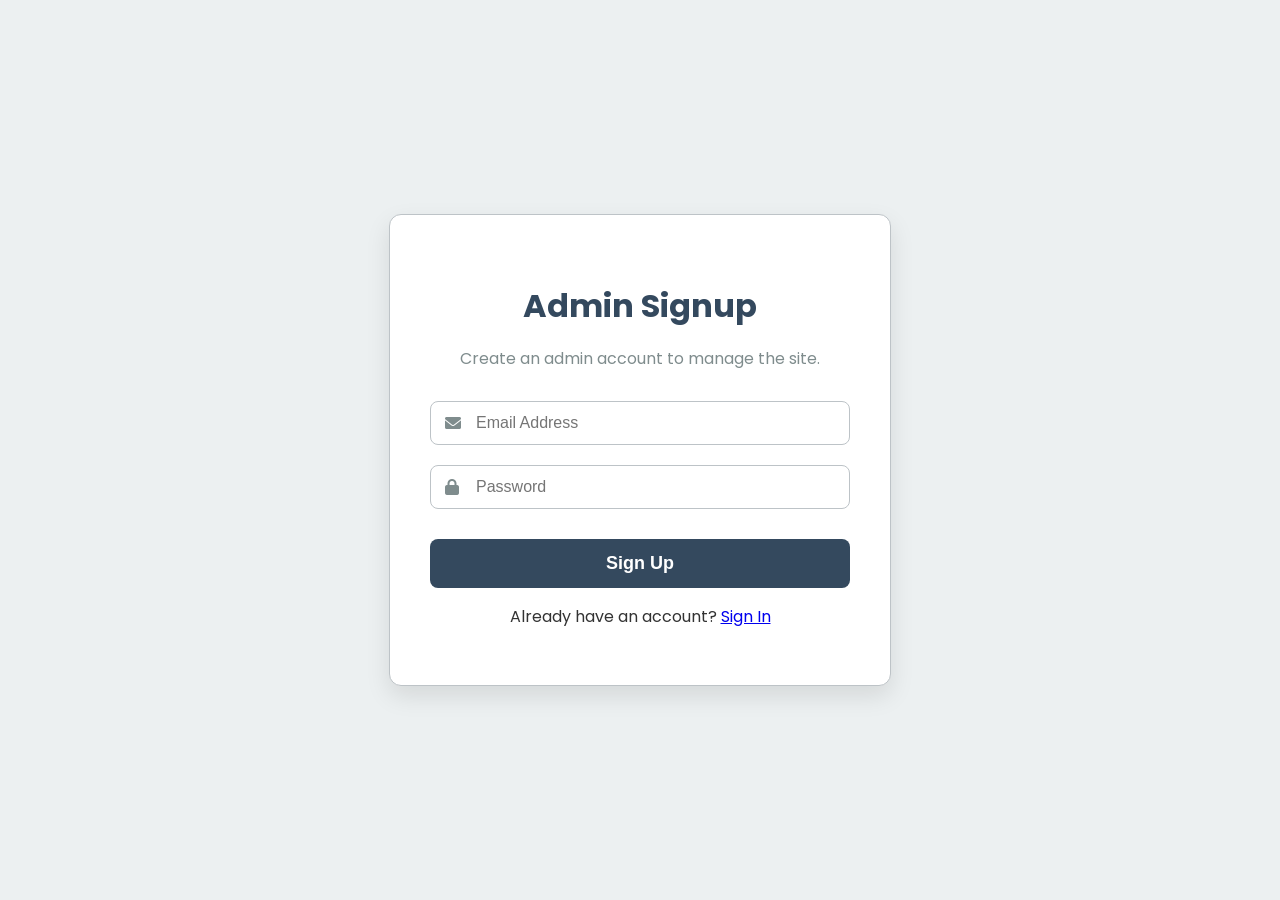
<file: Frontend/admin_signup.html>
<!DOCTYPE html>
<html lang="en">
<head>
    <meta charset="UTF-8">
    <meta name="viewport" content="width=device-width, initial-scale=1.0">
    <title>Admin Signup</title>
    
    <link rel="stylesheet" href="https://cdnjs.cloudflare.com/ajax/libs/font-awesome/6.0.0-beta3/css/all.min.css">
    
    <style>
        @import url('https://fonts.googleapis.com/css2?family=Poppins:wght@400;600;700&display=swap');

        :root {
            --primary-color: #34495e; /* Dark professional blue */
            --secondary-color: #e74c3c; /* Red for alerts/buttons */
            --text-color: #333;
            --light-text-color: #7f8c8d;
            --background-color: #ecf0f1;
            --card-background: #ffffff;
            --border-color: #bdc3c7;
            --shadow-color: rgba(0, 0, 0, 0.1);
        }

        body {
            font-family: 'Poppins', sans-serif;
            background-color: var(--background-color);
            display: flex;
            justify-content: center;
            align-items: center;
            height: 100vh;
            margin: 0;
            color: var(--text-color);
        }

        .signup-container {
            background: var(--card-background);
            padding: 40px;
            border-radius: 12px;
            box-shadow: 0 10px 25px var(--shadow-color);
            text-align: center;
            width: 420px;
            border: 1px solid var(--border-color);
        }

        .signup-container h2 {
            font-size: 32px;
            color: var(--primary-color);
            margin-bottom: 5px;
            font-weight: 700;
        }
        
        .signup-container p.subtitle {
            color: var(--light-text-color);
            margin-bottom: 30px;
        }

        .form-group {
            margin-bottom: 20px;
            position: relative;
        }

        .form-group input {
            width: 100%;
            padding: 12px 15px 12px 45px;
            border: 1px solid var(--border-color);
            border-radius: 8px;
            font-size: 16px;
            box-sizing: border-box;
            transition: border-color 0.3s ease, box-shadow 0.3s ease;
        }

        .form-group input:focus {
            outline: none;
            border-color: var(--primary-color);
            box-shadow: 0 0 0 3px rgba(52, 73, 94, 0.25);
        }
        
        .form-group .icon {
            position: absolute;
            left: 15px;
            top: 50%;
            transform: translateY(-50%);
            color: var(--light-text-color);
        }

        .signup-button {
            background-color: var(--primary-color);
            color: white;
            padding: 14px 20px;
            border: none;
            border-radius: 8px;
            font-size: 18px;
            cursor: pointer;
            width: 100%;
            margin-top: 10px;
            transition: background-color 0.2s ease-in-out;
            font-weight: 600;
        }

        .signup-button:hover {
            background-color: #2c3e50;
        }
        
        #error-message {
            color: var(--secondary-color);
            margin-top: 10px;
            font-weight: 600;
        }
    </style>
</head>
<body>

<div class="signup-container">
    <h2>Admin Signup</h2>
    <p class="subtitle">Create an admin account to manage the site.</p>
    
    <form id="signup-form">
        <div class="form-group">
            <span class="icon"><i class="fas fa-envelope"></i></span>
            <input type="email" id="email" placeholder="Email Address" required>
        </div>
        <div class="form-group">
            <span class="icon"><i class="fas fa-lock"></i></span>
            <input type="password" id="password" placeholder="Password" required>
        </div>
        <button type="submit" class="signup-button">Sign Up</button>
    </form>
    
    <div id="error-message"></div>

    <p class="mt-4">Already have an account? <a href="login.html">Sign In</a></p>
</div>

<script>
    const errorMessageDiv = document.getElementById('error-message');

    function displayMessage(message, isError = false) {
        errorMessageDiv.textContent = message;
        errorMessageDiv.style.color = isError ? 'var(--secondary-color)' : 'var(--primary-color)';
    }

    document.getElementById('signup-form').addEventListener('submit', (event) => {
        event.preventDefault();
        const email = document.getElementById('email').value;
        const password = document.getElementById('password').value;

        fetch('http://localhost:5000/api/admin/signup', {
            method: 'POST',
            headers: { 'Content-Type': 'application/json' },
            body: JSON.stringify({ email, password })
        })
        .then(res => res.json())
        .then(data => {
            if (data.success) {
                displayMessage(data.message);
                window.location.href = 'seller_account_selection.html';
            } else {
                displayMessage(data.message, true);
            }
        })
        .catch(error => {
            console.error('Error during signup:', error);
            displayMessage('An error occurred. Please try again.', true);
        });
    });
</script>

</body>
</html>
</file>
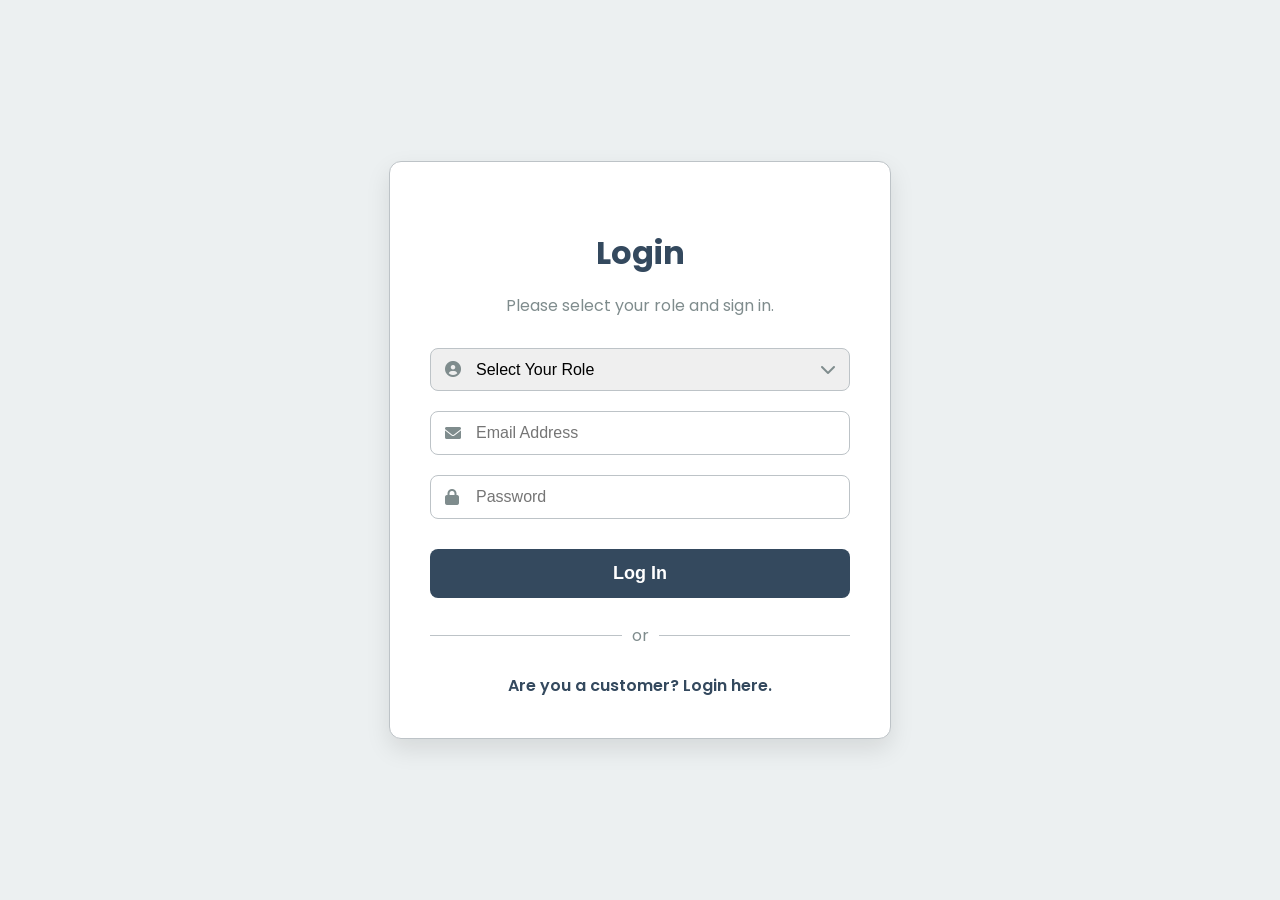
<file: Frontend/login.html>
<!DOCTYPE html>
<html lang="en">
<head>
    <meta charset="UTF-8">
    <meta name="viewport" content="width=device-width, initial-scale=1.0">
    <title>Login - Customer Seller Relationship</title>
    
    <script src="https://accounts.google.com/gsi/client" async defer></script>
    
    <style>
        @import url('https://fonts.googleapis.com/css2?family=Poppins:wght@400;600;700&display=swap');

        :root {
            --primary-color: #34495e;
            --secondary-color: #e74c3c;
            --text-color: #333;
            --light-text-color: #7f8c8d;
            --background-color: #ecf0f1;
            --card-background: #ffffff;
            --border-color: #bdc3c7;
            --shadow-color: rgba(0, 0, 0, 0.1);
        }

        body {
            font-family: 'Poppins', sans-serif;
            background-color: var(--background-color);
            display: flex;
            justify-content: center;
            align-items: center;
            height: 100vh;
            margin: 0;
            color: var(--text-color);
        }

        .login-container {
            background: var(--card-background);
            padding: 40px;
            border-radius: 12px;
            box-shadow: 0 10px 25px var(--shadow-color);
            text-align: center;
            width: 420px;
            border: 1px solid var(--border-color);
        }

        .login-container h2 {
            font-size: 32px;
            color: var(--primary-color);
            margin-bottom: 5px;
            font-weight: 700;
        }
        
        .login-container p.subtitle {
            color: var(--light-text-color);
            margin-bottom: 30px;
        }

        .form-group {
            margin-bottom: 20px;
            position: relative;
        }

        .form-group input, .form-group select {
            width: 100%;
            padding: 12px 15px 12px 45px;
            border: 1px solid var(--border-color);
            border-radius: 8px;
            font-size: 16px;
            box-sizing: border-box;
            transition: border-color 0.3s ease, box-shadow 0.3s ease;
            appearance: none;
            -webkit-appearance: none;
        }
        
        .form-group .select-arrow {
            position: absolute;
            right: 15px;
            top: 50%;
            transform: translateY(-50%);
            color: var(--light-text-color);
            pointer-events: none;
        }

        .form-group input:focus, .form-group select:focus {
            outline: none;
            border-color: var(--primary-color);
            box-shadow: 0 0 0 3px rgba(52, 73, 94, 0.25);
        }
        
        .form-group .icon {
            position: absolute;
            left: 15px;
            top: 50%;
            transform: translateY(-50%);
            color: var(--light-text-color);
        }

        .login-button {
            background-color: var(--primary-color);
            color: white;
            padding: 14px 20px;
            border: none;
            border-radius: 8px;
            font-size: 18px;
            cursor: pointer;
            width: 100%;
            margin-top: 10px;
            transition: background-color 0.2s ease-in-out;
            font-weight: 600;
        }

        .login-button:hover {
            background-color: #2c3e50;
        }

        .separator {
            margin: 25px 0;
            position: relative;
            text-align: center;
            color: var(--light-text-color);
        }

        .separator::before {
            content: '';
            position: absolute;
            top: 50%;
            left: 0;
            right: 0;
            border-top: 1px solid var(--border-color);
            z-index: 1;
        }

        .separator span {
            background: var(--card-background);
            padding: 0 10px;
            position: relative;
            z-index: 2;
        }

        .g_id_signin {
            margin-top: 15px;
        }
        
        .toggle-link {
            display: block;
            margin-top: 25px;
            color: var(--primary-color);
            text-decoration: none;
            font-weight: 600;
            transition: color 0.2s ease-in-out;
        }

        .toggle-link:hover {
            color: #2c3e50;
        }
        
        .form-group .icon-role {
             left: 15px;
        }
    </style>
    <link rel="stylesheet" href="https://cdnjs.cloudflare.com/ajax/libs/font-awesome/6.0.0-beta3/css/all.min.css" href="css/style.css">
</head>
<body>

<div class="login-container">
    <h2>Login</h2>
    <p class="subtitle">Please select your role and sign in.</p>
    
    <form id="login-form">
        <div class="form-group">
            <span class="icon icon-role"><i class="fas fa-user-circle"></i></span>
            <select id="role" required>
                <option value="" disabled selected>Select Your Role</option>
                <option value="customer">Customer</option>
                <option value="seller">Seller</option>
                <option value="admin">Admin</option>
            </select>
            <span class="select-arrow"><i class="fas fa-chevron-down"></i></span>
        </div>
        <div class="form-group">
            <span class="icon"><i class="fas fa-envelope"></i></span>
            <input type="email" id="email" placeholder="Email Address" required>
        </div>
        <div class="form-group">
            <span class="icon"><i class="fas fa-lock"></i></span>
            <input type="password" id="password" placeholder="Password" required>
        </div>
        <button type="submit" class="login-button">Log In</button>
    </form>
    
    <div id="error-message" class="hidden"></div>

    <div class="separator"><span>or</span></div>
    
    <div id="g_id_onload"
         data-client_id="32681899180-k5v1830i0ufvspph8kv2p67n0q0hjob8.apps.googleusercontent.com"
         data-callback="handleCredentialResponse">
    </div>
    
    <div class="g_id_signin"
         data-type="standard"
         data-size="large"
         data-theme="outline"
         data-text="sign_in_with"
         data-shape="rectangular"
         data-logo_alignment="left">
    </div>

    <a href="login.html" class="toggle-link">Are you a customer? Login here.</a>
</div>

<script>
    function handleLoginResponse(data, role) {
        if (data.success) {
            // Redirect based on the role passed from the fetch request
            if (role === 'admin') {
                window.location.href = 'seller_account_selection.html';
            } else if (role === 'seller') {
                window.location.href = 'seller_dashboard.html';
            } else {
                window.location.href = 'index.html';
            }
        } else {
            alert('Login failed: ' + data.message);
        }
    }

    document.getElementById('login-form').addEventListener('submit', (event) => {
        event.preventDefault();
        const role = document.getElementById('role').value;
        const email = document.getElementById('email').value;
        const password = document.getElementById('password').value;

        if (!role) {
            alert('Please select a role.');
            return;
        }

        fetch('http://localhost:5000/api/login', {
            method: 'POST',
            headers: { 'Content-Type': 'application/json' },
            body: JSON.stringify({ email, password, role })
        })
        .then(res => res.json())
        .then(data => handleLoginResponse(data, role))
        .catch(error => {
            console.error('Error during login:', error);
            alert('An error occurred. Please try again.');
        });
    });

    function handleCredentialResponse(response) {
        const role = document.getElementById('role').value;
        
        if (!role) {
            alert('Please select a role before signing in with Google.');
            return;
        }

        const credential = response.credential;
        fetch('http://localhost:5000/api/google-login', {
            method: 'POST',
            headers: { 'Content-Type': 'application/json' },
            body: JSON.stringify({ token: credential, role })
        })
        .then(res => res.json())
        .then(data => handleLoginResponse(data, role))
        .catch(error => {
            console.error('Error during Google login:', error);
            alert('An error occurred during Google login. Please try again.');
        });
    }
</script>

</body>
</html>
</file>
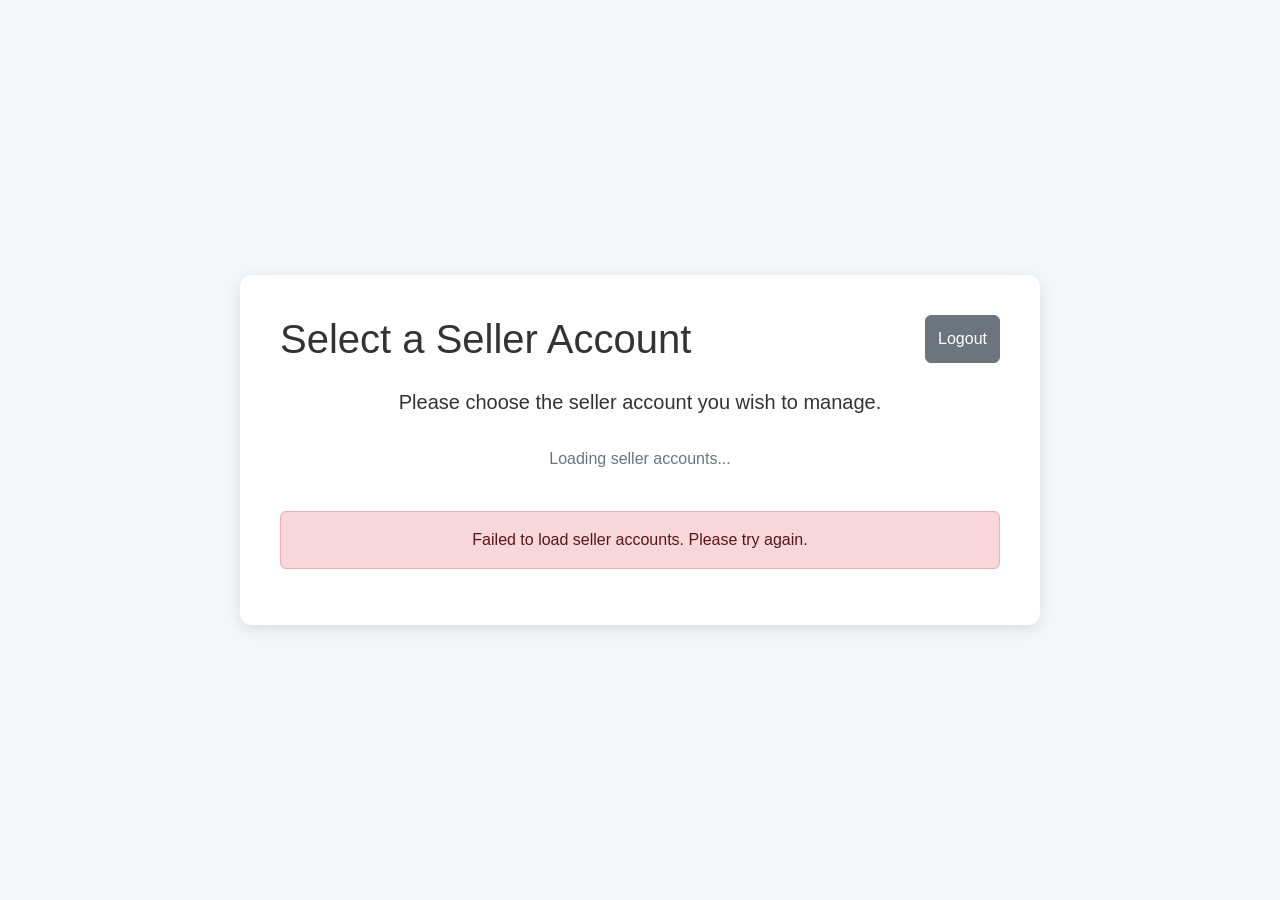
<file: Frontend/seller_account_selection.html>
<!DOCTYPE html>
<html lang="en">
<head>
    <meta charset="UTF-8">
    <meta name="viewport" content="width=device-width, initial-scale=1.0">
    <title>Select Seller Account</title>
    <link href="https://cdn.jsdelivr.net/npm/bootstrap@5.3.3/dist/css/bootstrap.min.css" rel="stylesheet">
    <link rel="stylesheet" href="https://cdnjs.cloudflare.com/ajax/libs/font-awesome/6.0.0-beta3/css/all.min.css">
    
    <style>
        body {
            font-family: 'Roboto', sans-serif;
            background-color: #f4f7f9;
            color: #333;
            min-height: 100vh;
            display: flex;
            flex-direction: column;
            align-items: center;
            justify-content: center;
        }
        .container {
            max-width: 800px;
            padding: 40px;
            background-color: #ffffff;
            border-radius: 12px;
            box-shadow: 0 4px 15px rgba(0, 0, 0, 0.1);
            text-align: center;
        }
        .seller-list {
            display: grid;
            grid-template-columns: repeat(auto-fit, minmax(200px, 1fr));
            gap: 20px;
            margin-top: 30px;
        }
        .seller-card {
            padding: 20px;
            border: 1px solid #dee2e6;
            border-radius: 8px;
            text-decoration: none;
            color: #333;
            transition: all 0.3s ease;
            cursor: pointer;
            display: flex;
            align-items: center;
            justify-content: center;
            height: 120px;
            font-size: 1.25rem;
            font-weight: 600;
        }
        .seller-card:hover {
            background-color: #5d5d81;
            color: #ffffff;
            box-shadow: 0 4px 10px rgba(0, 0, 0, 0.15);
            transform: translateY(-5px);
        }
    </style>
</head>
<body>
    <div class="container">
        <div class="d-flex justify-content-between mb-4">
            <h1 class="mb-0">Select a Seller Account</h1>
            <button id="logout-btn" class="btn btn-secondary">Logout</button>
        </div>
        <p class="lead">Please choose the seller account you wish to manage.</p>
        <div id="seller-list" class="seller-list">
            <p class="text-secondary w-100 text-center">Loading seller accounts...</p>
        </div>
        <div id="message-container" class="mt-4"></div>
    </div>

    <script>
        document.addEventListener('DOMContentLoaded', () => {
            const backendUrl = 'http://localhost:5000';
            const sellerListContainer = document.getElementById('seller-list');
            const messageContainer = document.getElementById('message-container');

            function displayMessage(message, isError = false) {
                const alertClass = isError ? 'alert-danger' : 'alert-success';
                messageContainer.innerHTML = `<div class="alert ${alertClass}" role="alert">${message}</div>`;
            }

            const fetchSellerAccounts = () => {
                fetch(`${backendUrl}/api/admin/seller_accounts`)
                    .then(res => {
                        if (res.status === 401) {
                            displayMessage('Admin session expired or unauthorized. Please log in again.', true);
                            window.location.href = 'admin_signup.html';
                            return;
                        }
                        return res.json();
                    })
                    .then(data => {
                        if (data.success && data.sellers.length > 0) {
                            sellerListContainer.innerHTML = data.sellers.map(seller => `
                                <div class="seller-card" data-seller-id="${seller.id}" data-seller-username="${seller.username}">
                                    ${seller.username}
                                </div>
                            `).join('');
                            
                            document.querySelectorAll('.seller-card').forEach(card => {
                                card.addEventListener('click', (e) => {
                                    const sellerId = parseInt(e.target.dataset.sellerId);
                                    const sellerUsername = e.target.dataset.sellerUsername;
                                    selectSellerAccount(sellerId, sellerUsername);
                                });
                            });
                        } else {
                            sellerListContainer.innerHTML = `<p class="text-secondary w-100">No seller accounts found.</p>`;
                        }
                    })
                    .catch(error => {
                        console.error('Error fetching seller accounts:', error);
                        displayMessage('Failed to load seller accounts. Please try again.', true);
                    });
            };

            const selectSellerAccount = (sellerId, sellerUsername) => {
                fetch(`${backendUrl}/api/admin/select_seller`, {
                    method: 'POST',
                    headers: { 'Content-Type': 'application/json' },
                    body: JSON.stringify({ seller_id: sellerId })
                })
                .then(res => res.json())
                .then(data => {
                    if (data.success) {
                        localStorage.setItem('seller_id', sellerId);
                        localStorage.setItem('store_name', sellerUsername);
                        window.location.href = 'seller_dashboard.html';
                    } else {
                        displayMessage('Failed to select seller account: ' + data.message, true);
                    }
                })
                .catch(error => {
                    console.error('Error selecting seller account:', error);
                    displayMessage('An error occurred while selecting the account.', true);
                });
            };

            document.getElementById('logout-btn').addEventListener('click', () => {
                fetch(`${backendUrl}/api/logout`, { method: 'POST' })
                    .then(() => {
                        window.location.href = 'admin_signup.html';
                    });
            });

            fetchSellerAccounts();
        });
    </script>
</body>
</html>
</file>
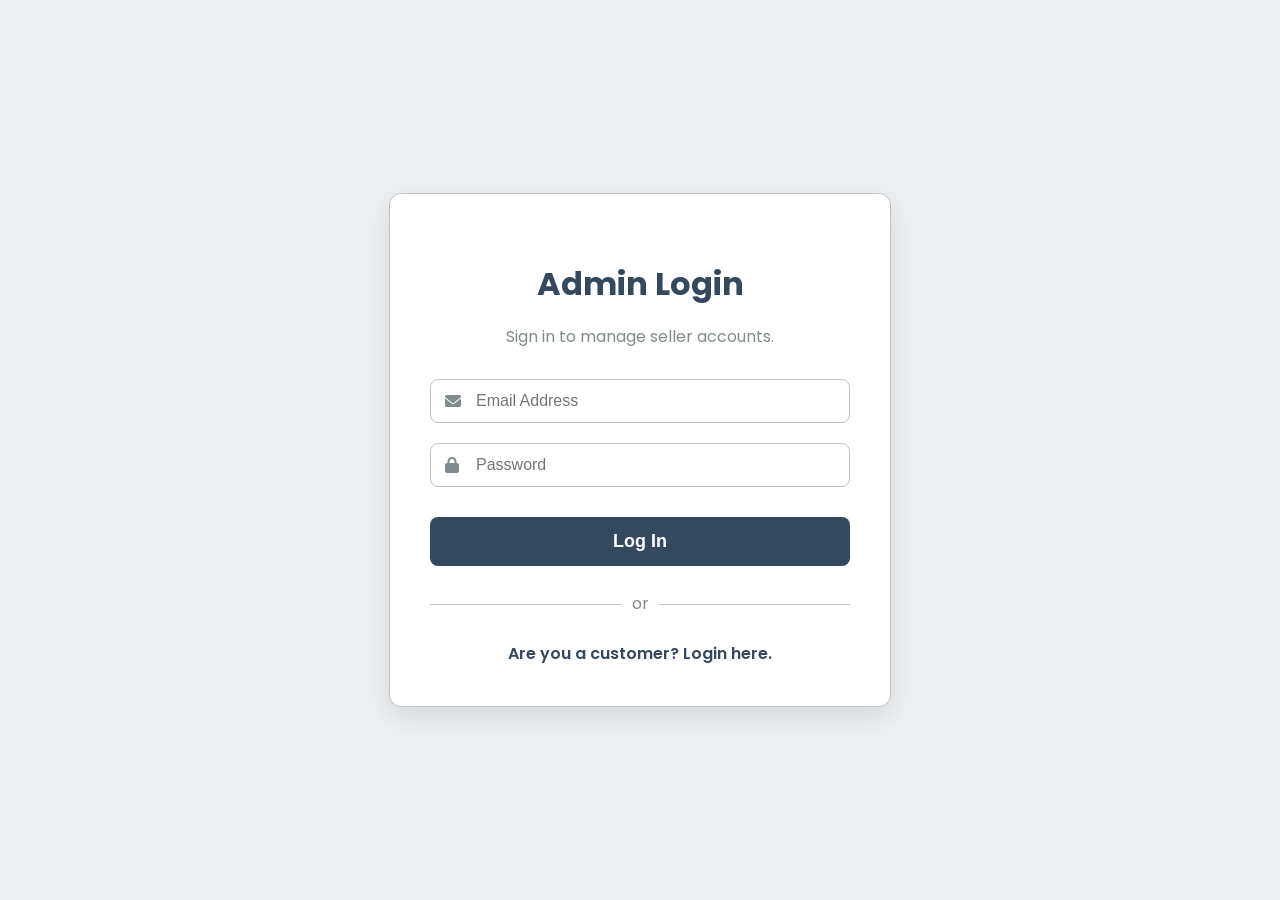
<file: Frontend/seller_login.html>
<!DOCTYPE html>
<html lang="en">
<head>
    <meta charset="UTF-8">
    <meta name="viewport" content="width=device-width, initial-scale=1.0">
    <title>Admin Login - Seller Management</title>
    
    <script src="https://accounts.google.com/gsi/client" async defer></script>
    
    <link rel="stylesheet" href="https://cdnjs.cloudflare.com/ajax/libs/font-awesome/6.0.0-beta3/css/all.min.css">
    
    <style>
        @import url('https://fonts.googleapis.com/css2?family=Poppins:wght@400;600;700&display=swap');

        :root {
            --primary-color: #34495e;
            --secondary-color: #e74c3c;
            --text-color: #333;
            --light-text-color: #7f8c8d;
            --background-color: #ecf0f1;
            --card-background: #ffffff;
            --border-color: #bdc3c7;
            --shadow-color: rgba(0, 0, 0, 0.1);
        }

        body {
            font-family: 'Poppins', sans-serif;
            background-color: var(--background-color);
            display: flex;
            justify-content: center;
            align-items: center;
            height: 100vh;
            margin: 0;
            color: var(--text-color);
        }

        .login-container {
            background: var(--card-background);
            padding: 40px;
            border-radius: 12px;
            box-shadow: 0 10px 25px var(--shadow-color);
            text-align: center;
            width: 420px;
            border: 1px solid var(--border-color);
        }

        .login-container h2 {
            font-size: 32px;
            color: var(--primary-color);
            margin-bottom: 5px;
            font-weight: 700;
        }
        
        .login-container p.subtitle {
            color: var(--light-text-color);
            margin-bottom: 30px;
        }

        .form-group {
            margin-bottom: 20px;
            position: relative;
        }

        .form-group input {
            width: 100%;
            padding: 12px 15px 12px 45px;
            border: 1px solid var(--border-color);
            border-radius: 8px;
            font-size: 16px;
            box-sizing: border-box;
            transition: border-color 0.3s ease, box-shadow 0.3s ease;
        }

        .form-group input:focus {
            outline: none;
            border-color: var(--primary-color);
            box-shadow: 0 0 0 3px rgba(52, 73, 94, 0.25);
        }
        
        .form-group .icon {
            position: absolute;
            left: 15px;
            top: 50%;
            transform: translateY(-50%);
            color: var(--light-text-color);
        }

        .login-button {
            background-color: var(--primary-color);
            color: white;
            padding: 14px 20px;
            border: none;
            border-radius: 8px;
            font-size: 18px;
            cursor: pointer;
            width: 100%;
            margin-top: 10px;
            transition: background-color 0.2s ease-in-out;
            font-weight: 600;
        }

        .login-button:hover {
            background-color: #2c3e50;
        }

        .separator {
            margin: 25px 0;
            position: relative;
            text-align: center;
            color: var(--light-text-color);
        }

        .separator::before {
            content: '';
            position: absolute;
            top: 50%;
            left: 0;
            right: 0;
            border-top: 1px solid var(--border-color);
            z-index: 1;
        }

        .separator span {
            background: var(--card-background);
            padding: 0 10px;
            position: relative;
            z-index: 2;
        }

        .g_id_signin {
            margin-top: 15px;
        }
        
        .toggle-link {
            display: block;
            margin-top: 25px;
            color: var(--primary-color);
            text-decoration: none;
            font-weight: 600;
            transition: color 0.2s ease-in-out;
        }

        .toggle-link:hover {
            color: #2c3e50;
        }
        
        #error-message {
            color: var(--secondary-color);
            margin-top: 10px;
            font-weight: 600;
        }
    </style>
</head>
<body>

<div class="login-container">
    <h2>Admin Login</h2>
    <p class="subtitle">Sign in to manage seller accounts.</p>
    
    <form id="login-form">
        <div class="form-group">
            <span class="icon"><i class="fas fa-envelope"></i></span>
            <input type="email" id="email" placeholder="Email Address" required>
        </div>
        <div class="form-group">
            <span class="icon"><i class="fas fa-lock"></i></span>
            <input type="password" id="password" placeholder="Password" required>
        </div>
        <button type="submit" class="login-button">Log In</button>
    </form>
    
    <div id="error-message" class="hidden"></div>

    <div class="separator"><span>or</span></div>
    
    <div id="g_id_onload"
         data-client_id="32681899180-k5v1830i0ufvspph8kv2p67n0q0hjob8.apps.googleusercontent.com"
         data-callback="handleCredentialResponse">
    </div>
    
    <div class="g_id_signin"
         data-type="standard"
         data-size="large"
         data-theme="outline"
         data-text="sign_in_with"
         data-shape="rectangular"
         data-logo_alignment="left">
    </div>

    <a href="login.html" class="toggle-link">Are you a customer? Login here.</a>
</div>

<script>
    const errorMessageDiv = document.getElementById('error-message');

    function displayError(message) {
        errorMessageDiv.textContent = message;
        errorMessageDiv.classList.remove('hidden');
    }

    function handleLoginResponse(data) {
        if (data.success) {
            if (data.user.role === 'admin') {
                window.location.href = 'seller_account_selection.html';
            } else {
                window.location.href = 'seller_dashboard.html';
            }
        } else {
            displayError(data.message);
        }
    }

    document.getElementById('login-form').addEventListener('submit', (event) => {
        event.preventDefault();
        const email = document.getElementById('email').value;
        const password = document.getElementById('password').value;
        const role = 'admin';

        fetch('http://localhost:5000/api/login', {
            method: 'POST',
            headers: { 'Content-Type': 'application/json' },
            body: JSON.stringify({ email, password, role })
        })
        .then(res => res.json())
        .then(handleLoginResponse)
        .catch(error => {
            console.error('Error during login:', error);
            displayError('An error occurred. Please try again.');
        });
    });

    function handleCredentialResponse(response) {
        const credential = response.credential;
        const role = 'admin';

        fetch('http://localhost:5000/api/google-login', {
            method: 'POST',
            headers: { 'Content-Type': 'application/json' },
            body: JSON.stringify({ token: credential, role })
        })
        .then(res => res.json())
        .then(handleLoginResponse)
        .catch(error => {
            console.error('Error during Google login:', error);
            displayError('An error occurred during Google login. Please try again.');
        });
    }
</script>

</body>
</html>
</file>
